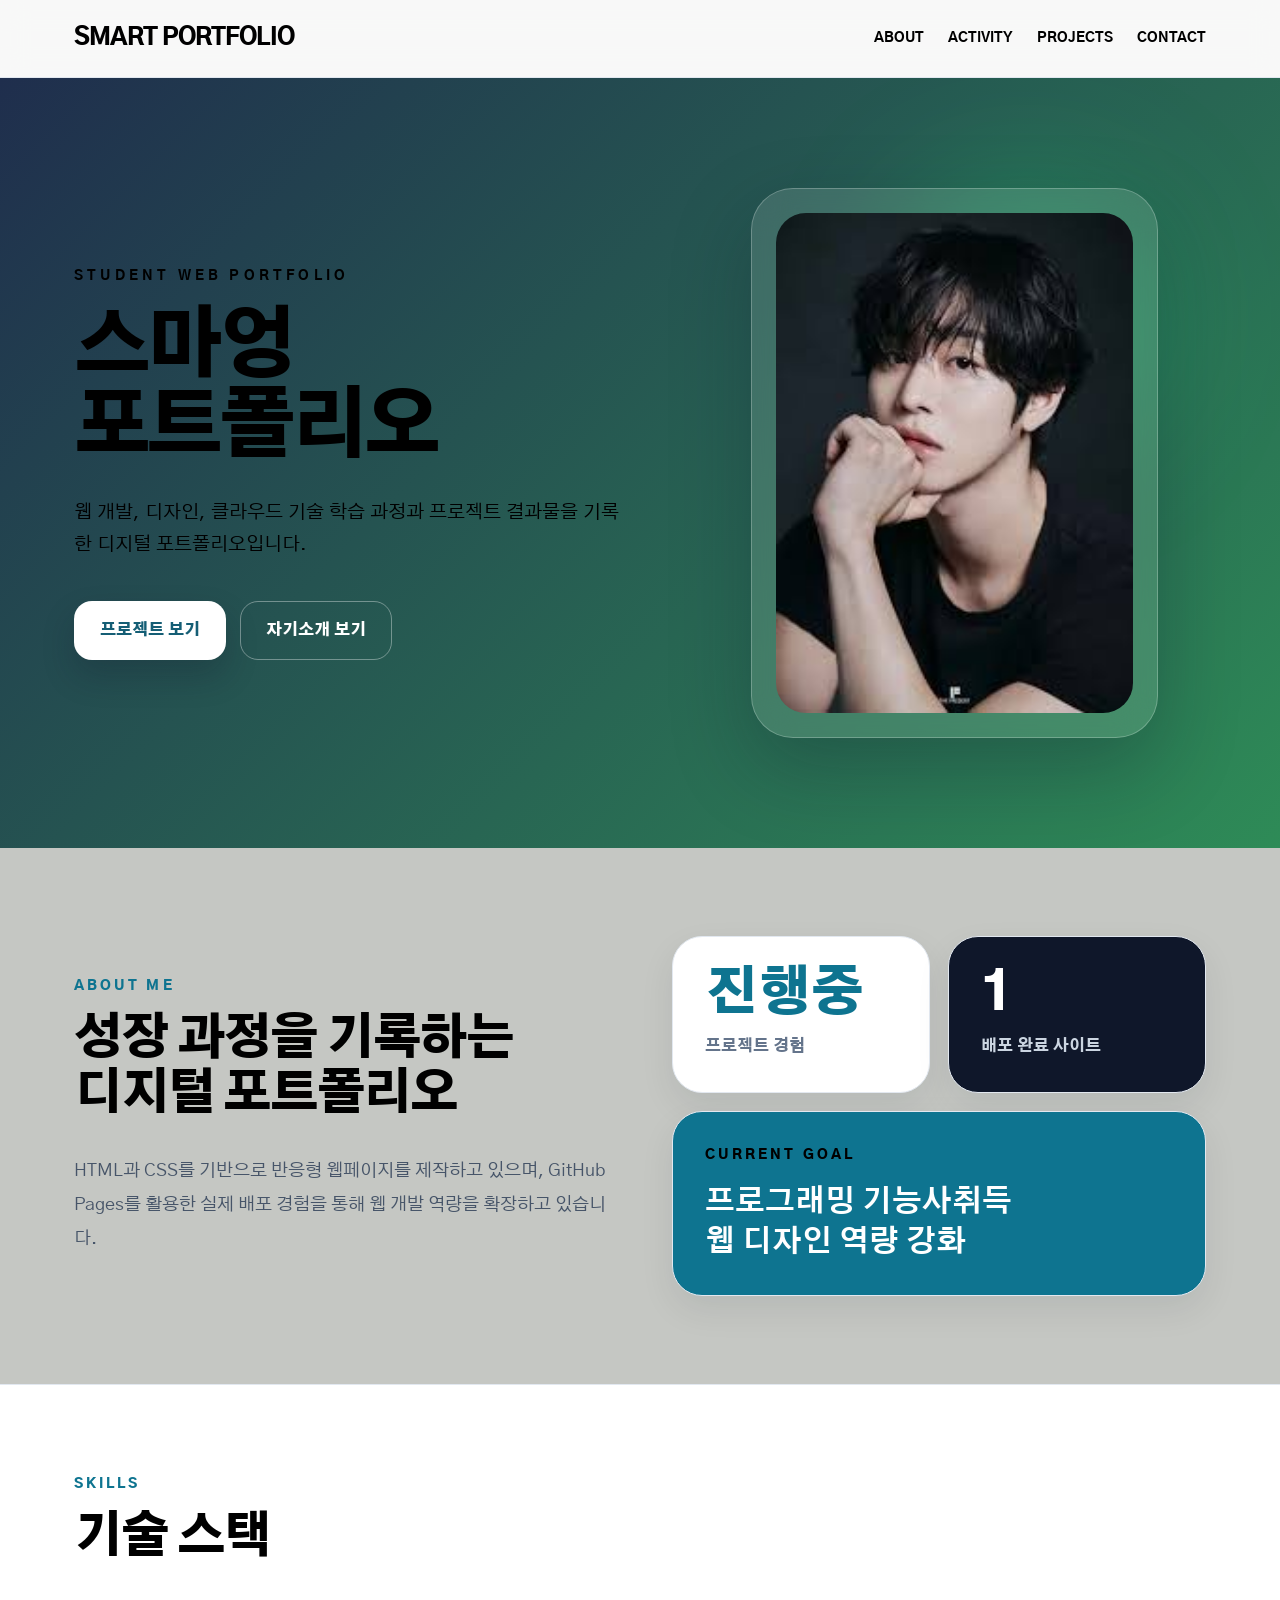
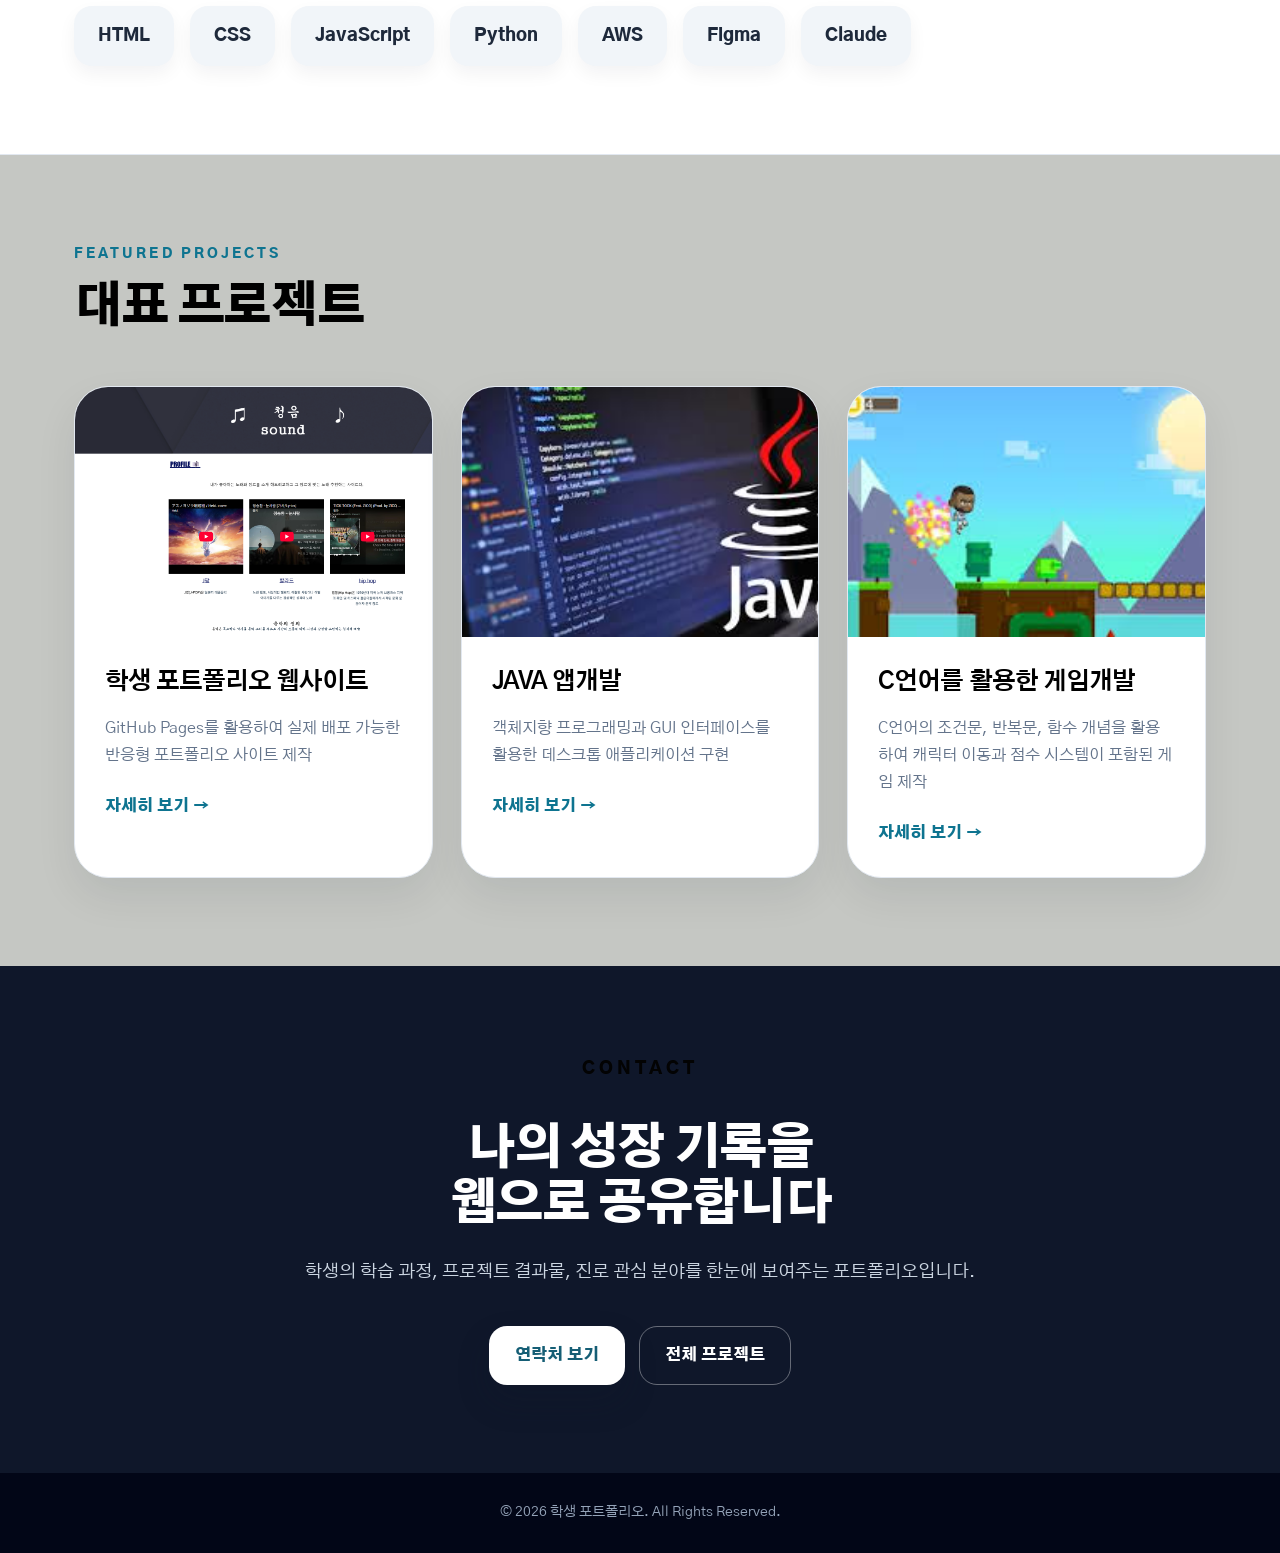
<file: index.html>
<!DOCTYPE html>
<html lang="ko">
<head>
  <meta charset="UTF-8" />
  <meta name="viewport" content="width=device-width, initial-scale=1.0" />
  <title>나만의 포트폴리오</title>
  <link rel="stylesheet" href="css/style.css" />
</head>
<body>
  <header>
  <nav class="nav">
    <a href="index.html" class="logo">SMART PORTFOLIO</a>
    <ul class="menu">
      <li><a href="about.html" class="">ABOUT</a></li>
      <li><a href="activity.html" class="">ACTIVITY</a></li>
      <li><a href="projects.html" class="">PROJECTS</a></li>
      <li><a href="contact.html" class="">CONTACT</a></li>
    </ul>
  </nav>
</header>

  <section class="hero">
    <div class="hero-inner">
      <div>
        <p class="eyebrow">Student Web Portfolio</p>
        <h1>스마엉<br>포트폴리오</h1>
        <p class="hero-desc">
          웹 개발, 디자인, 클라우드 기술 학습 과정과 프로젝트 결과물을 기록한 디지털 포트폴리오입니다.
        </p>
        <div class="button-group">
          <a href="projects.html" class="btn btn-primary">프로젝트 보기</a>
          <a href="about.html" class="btn btn-secondary">자기소개 보기</a>
        </div>
      </div>
      <div class="hero-card">
        <img src="images/01.jpg" alt="프로필 이미지">
      </div>
    </div>
  </section>

  <main>
    <section>
      <div class="about-grid">
        <div>
          <p class="section-kicker">About Me</p>
          <h2 class="section-title">성장 과정을 기록하는<br>디지털 포트폴리오</h2>
          <p class="lead">
            HTML과 CSS를 기반으로 반응형 웹페이지를 제작하고 있으며, GitHub Pages를 활용한 실제 배포 경험을 통해 웹 개발 역량을 확장하고 있습니다.
          </p>
        </div>
        <div class="stat-grid">
          <div class="stat-card">
            <div class="stat-number">진행중</div>
            <p class="stat-label">프로젝트 경험</p>
          </div>
          <div class="stat-card dark">
            <div class="stat-number">1</div>
            <p class="stat-label">배포 완료 사이트</p>
          </div>
          <div class="stat-card accent">
            <p class="section-kicker" style="color:#000000;">Current Goal</p>
            <h3 style="font-size:30px; line-height:1.35;">프로그래밍 기능사취득<br>웹 디자인 역량 강화</h3>
          </div>
        </div>
      </div>
    </section>

    <div class="skills-wrap">
      <div class="skills-inner">
        <p class="section-kicker">Skills</p>
        <h2 class="section-title">기술 스택</h2>
        <div class="skills-list">
          <span class="skill">HTML</span>
          <span class="skill">CSS</span>
          <span class="skill">JavaScript</span>
          <span class="skill">Python</span>
          <span class="skill">AWS</span>
          <span class="skill">Figma</span>
          <span class="skill">Claude</span>
        </div>
      </div>
    </div>

    <section>
      <p class="section-kicker">Featured Projects</p>
      <h2 class="section-title">대표 프로젝트</h2>
      <div class="project-grid">
        <article class="project-card">
          <img src="images/03.png" alt="웹 프로젝트 이미지">
          <div class="project-body">
            <h3>학생 포트폴리오 웹사이트</h3>
            <p>GitHub Pages를 활용하여 실제 배포 가능한 반응형 포트폴리오 사이트 제작</p>
            <a href="projects/project1.html" class="project-link">자세히 보기 →</a>
          </div>
        </article>
        <article class="project-card">
          <img src="images/03.jpg" alt="디자인 프로젝트 이미지">
          <div class="project-body">
            <h3>JAVA 앱개발</h3>
            <p>객체지향 프로그래밍과 GUI 인터페이스를 활용한 데스크톱 애플리케이션 구현</p>
            <a href="projects/project2.html" class="project-link">자세히 보기 →</a>
          </div>
        </article>
        <article class="project-card">
          <img src="images/04.jpg" alt="게임 개발 프로젝트 이미지">
          <div class="project-body">
            <h3>C언어를 활용한 게임개발</h3>
            <p>C언어의 조건문, 반복문, 함수 개념을 활용하여 캐릭터 이동과 점수 시스템이 포함된 게임 제작</p>
            <a href="projects/project3.html" class="project-link">자세히 보기 →</a>
          </div>
        </article>
      </div>
    </section>
  </main>

  <div class="contact">
    <div class="contact-inner">
      <p class="section-kicker" style="color:#030303;">Contact</p>
      <h2 class="section-title">나의 성장 기록을<br>웹으로 공유합니다</h2>
      <p>학생의 학습 과정, 프로젝트 결과물, 진로 관심 분야를 한눈에 보여주는 포트폴리오입니다.</p>
      <div class="button-group" style="justify-content:center;">
        <a href="contact.html" class="btn btn-primary">연락처 보기</a>
        <a href="projects.html" class="btn btn-secondary">전체 프로젝트</a>
      </div>
    </div>
  </div>

  <footer>
  © 2026 학생 포트폴리오. All Rights Reserved.
</footer>
</body>
</html>
</file>
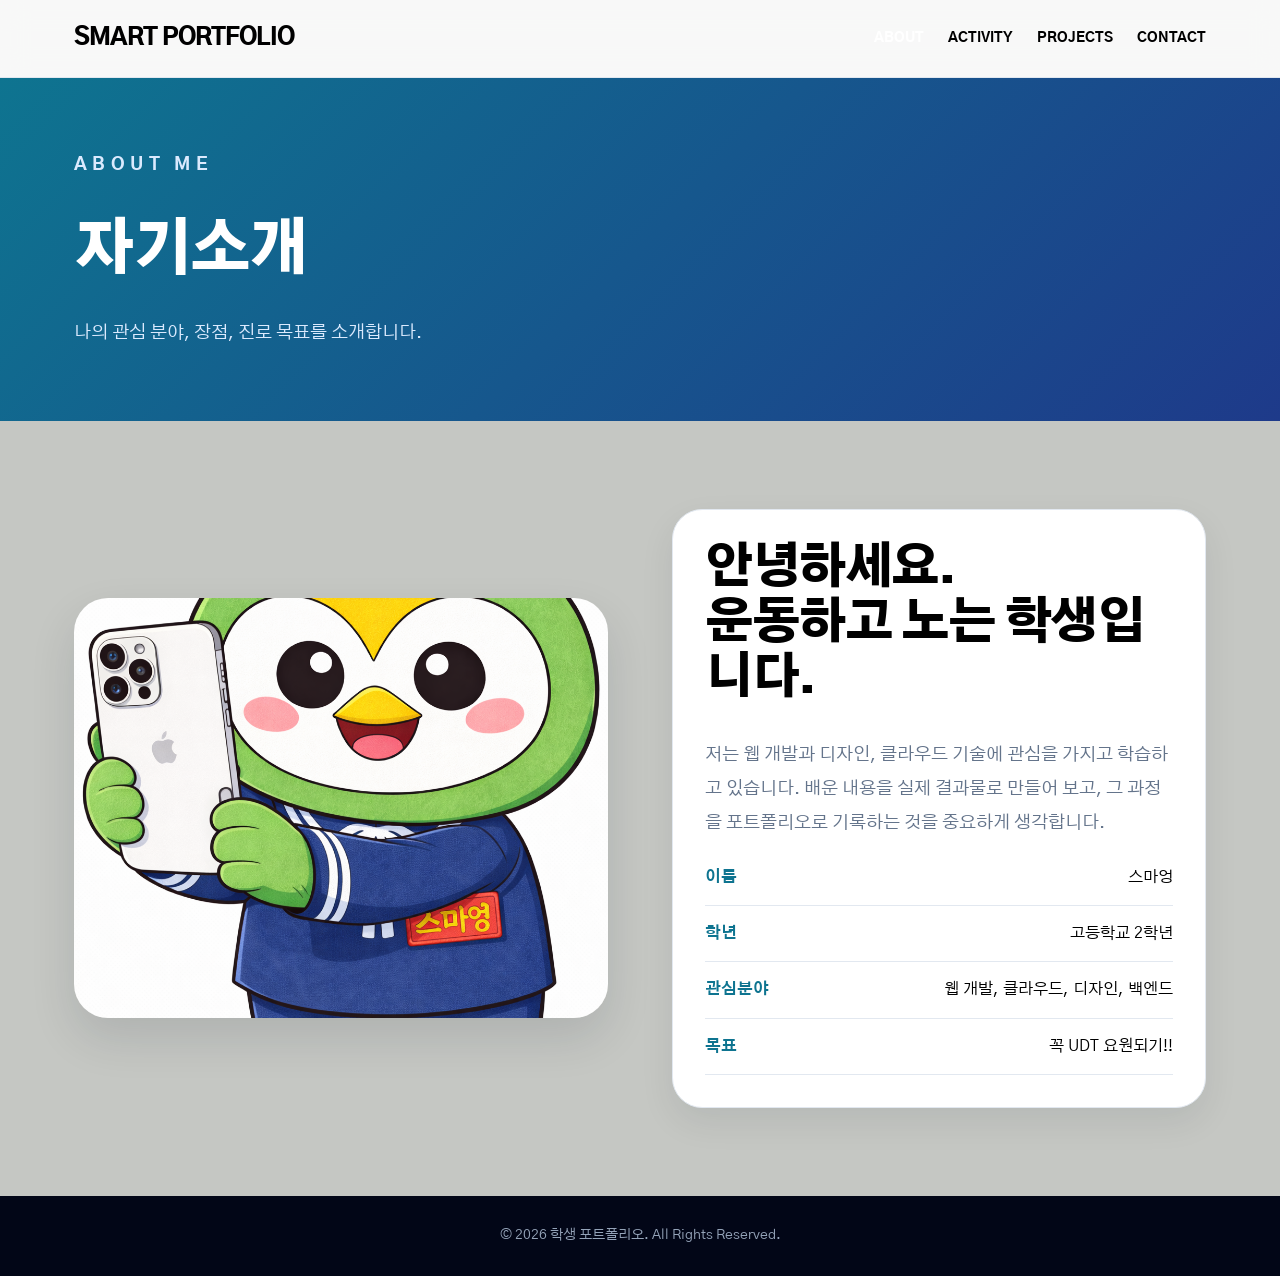
<file: about.html>
<!DOCTYPE html>
<html lang="ko">
<head>
  <meta charset="UTF-8" />
  <meta name="viewport" content="width=device-width, initial-scale=1.0" />
  <title>자기소개 | 학생 포트폴리오</title>
  <link rel="stylesheet" href="css/style.css" />
</head>
<body>
  <header>
  <nav class="nav">
    <a href="index.html" class="logo">SMART PORTFOLIO</a>
    <ul class="menu">
      <li><a href="about.html" class="active">ABOUT</a></li>
      <li><a href="activity.html" class="">ACTIVITY</a></li>
      <li><a href="projects.html" class="">PROJECTS</a></li>
      <li><a href="contact.html" class="">CONTACT</a></li>
    </ul>
  </nav>
</header>
  <div class="page-title">
    <div class="page-title-inner">
      <p class="eyebrow">About Me</p>
      <h1>자기소개</h1>
      <p>나의 관심 분야, 장점, 진로 목표를 소개합니다.</p>
    </div>
  </div>

  <main>
    <section class="two-grid">
      <div class="detail-image">
        <img src="images/촬영하는 스마엉2.png" alt="자기소개 이미지">
      </div>
      <div class="card">
        <h2 class="section-title">안녕하세요.<br>운동하고 노는 학생입니다.</h2>
        <p class="lead">
          저는 웹 개발과 디자인, 클라우드 기술에 관심을 가지고 학습하고 있습니다. 배운 내용을 실제 결과물로 만들어 보고, 그 과정을 포트폴리오로 기록하는 것을 중요하게 생각합니다.
        </p>
        <div class="info-list">
          <div class="info-item"><strong>이름</strong><span>스마엉</span></div>
          <div class="info-item"><strong>학년</strong><span>고등학교 2학년</span></div>
          <div class="info-item"><strong>관심분야</strong><span>웹 개발, 클라우드, 디자인, 백엔드</span></div>
          <div class="info-item"><strong>목표</strong><span>꼭 UDT 요원되기!!</span></div>
        </div>
      </div>
    </section>
  </main>
  <footer>
  © 2026 학생 포트폴리오. All Rights Reserved.
</footer>
</body>
</html>
</file>
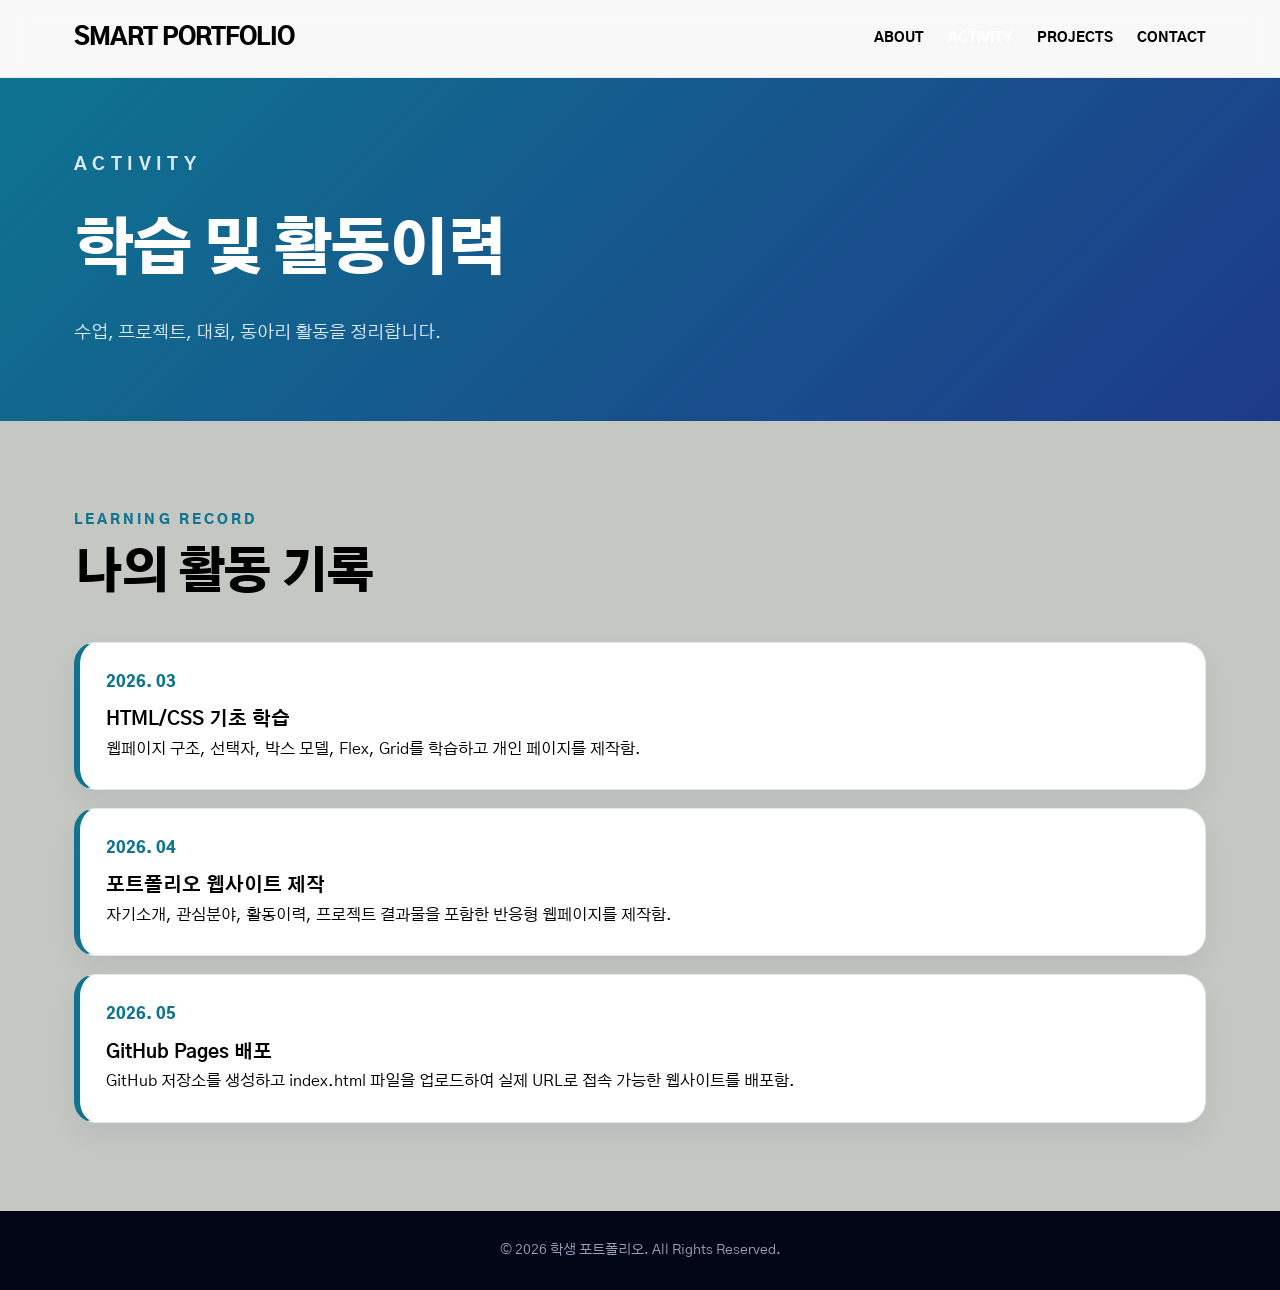
<file: activity.html>
<!DOCTYPE html>
<html lang="ko">
<head>
  <meta charset="UTF-8" />
  <meta name="viewport" content="width=device-width, initial-scale=1.0" />
  <title>활동이력 | 학생 포트폴리오</title>
  <link rel="preconnect" href="https://fonts.googleapis.com">
  <link rel="preconnect" href="https://fonts.gstatic.com" crossorigin>
  <link href="https://fonts.googleapis.com/css2?family=Gothic+A1:wght@400;700;800;900&display=swap" rel="stylesheet">
  <link rel="stylesheet" href="css/style.css" />
</head>
<body>
  <header>
  <nav class="nav">
    <a href="index.html" class="logo">SMART PORTFOLIO</a>
    <ul class="menu">
      <li><a href="about.html" class="">ABOUT</a></li>
      <li><a href="activity.html" class="active">ACTIVITY</a></li>
      <li><a href="projects.html" class="">PROJECTS</a></li>
      <li><a href="contact.html" class="">CONTACT</a></li>
    </ul>
  </nav>
</header>
  <div class="page-title">
    <div class="page-title-inner">
      <p class="eyebrow">Activity</p>
      <h1>학습 및 활동이력</h1>
      <p>수업, 프로젝트, 대회, 동아리 활동을 정리합니다.</p>
    </div>
  </div>
  <main>
    <section>
      <p class="section-kicker">Learning Record</p>
      <h2 class="section-title">나의 활동 기록</h2>
      <div class="timeline">
        <div class="timeline-item">
          <span>2026. 03</span>
          <h3>HTML/CSS 기초 학습</h3>
          <p>웹페이지 구조, 선택자, 박스 모델, Flex, Grid를 학습하고 개인 페이지를 제작함.</p>
        </div>
        <div class="timeline-item">
          <span>2026. 04</span>
          <h3>포트폴리오 웹사이트 제작</h3>
          <p>자기소개, 관심분야, 활동이력, 프로젝트 결과물을 포함한 반응형 웹페이지를 제작함.</p>
        </div>
        <div class="timeline-item">
          <span>2026. 05</span>
          <h3>GitHub Pages 배포</h3>
          <p>GitHub 저장소를 생성하고 index.html 파일을 업로드하여 실제 URL로 접속 가능한 웹사이트를 배포함.</p>
        </div>
      </div>
    </section>
  </main>
  <footer>
  © 2026 학생 포트폴리오. All Rights Reserved.
</footer>
</body>
</html>
</file>
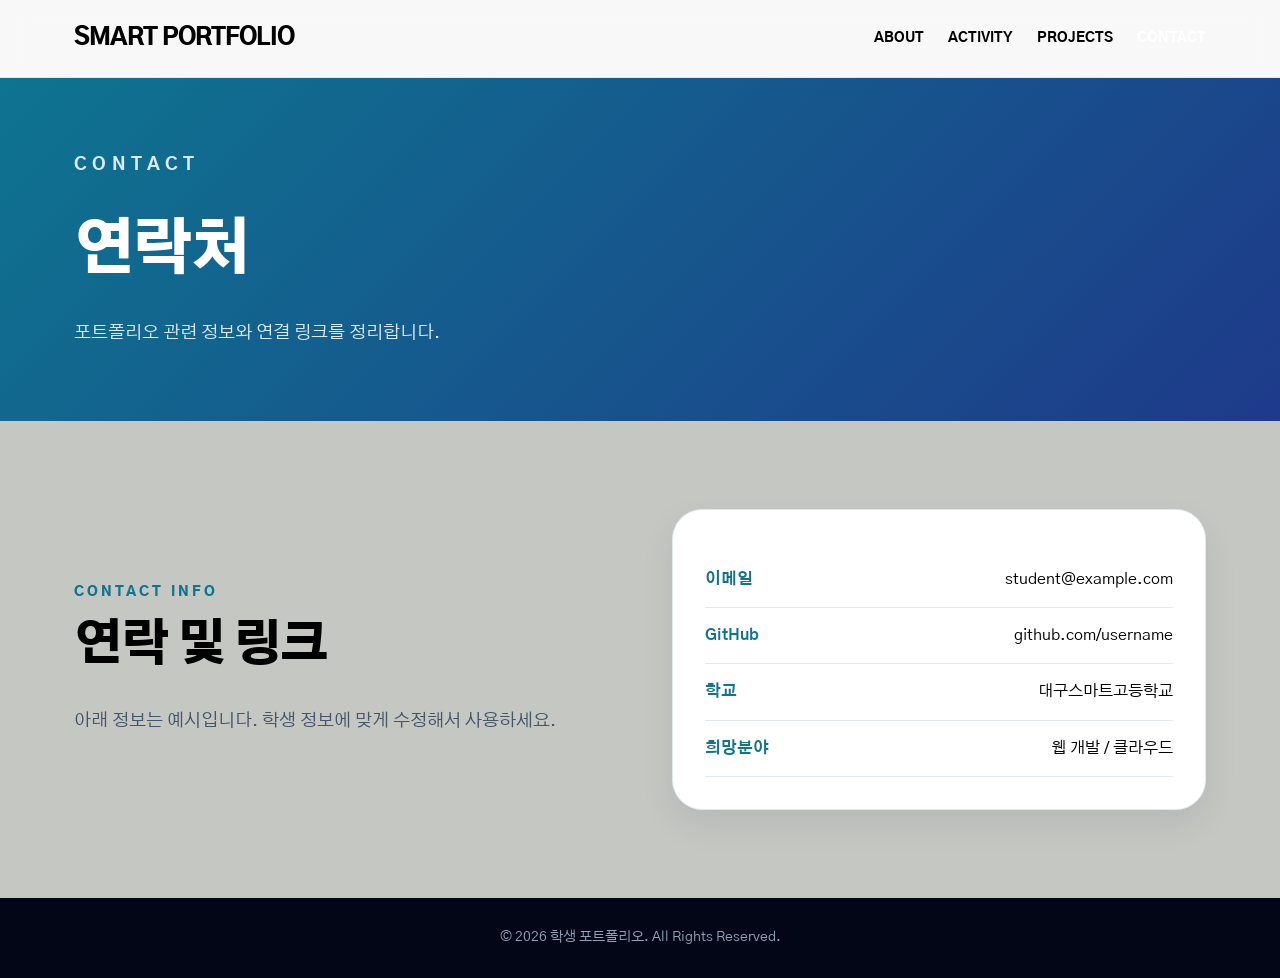
<file: contact.html>
<!DOCTYPE html>
<html lang="ko">
<head>
  <meta charset="UTF-8" />
  <meta name="viewport" content="width=device-width, initial-scale=1.0" />
  <title>연락처 | 학생 포트폴리오</title>
  <link rel="stylesheet" href="css/style.css" />
</head>
<body>
  <header>
  <nav class="nav">
    <a href="index.html" class="logo">SMART PORTFOLIO</a>
    <ul class="menu">
      <li><a href="about.html" class="">ABOUT</a></li>
      <li><a href="activity.html" class="">ACTIVITY</a></li>
      <li><a href="projects.html" class="">PROJECTS</a></li>
      <li><a href="contact.html" class="active">CONTACT</a></li>
    </ul>
  </nav>
</header>
  <div class="page-title">
    <div class="page-title-inner">
      <p class="eyebrow">Contact</p>
      <h1>연락처</h1>
      <p>포트폴리오 관련 정보와 연결 링크를 정리합니다.</p>
    </div>
  </div>

  <main>
    <section class="two-grid">
      <div>
        <p class="section-kicker">Contact Info</p>
        <h2 class="section-title">연락 및 링크</h2>
        <p class="lead">아래 정보는 예시입니다. 학생 정보에 맞게 수정해서 사용하세요.</p>
      </div>
      <div class="card">
        <div class="info-list">
          <div class="info-item"><strong>이메일</strong><span>student@example.com</span></div>
          <div class="info-item"><strong>GitHub</strong><span>github.com/username</span></div>
          <div class="info-item"><strong>학교</strong><span>대구스마트고등학교</span></div>
          <div class="info-item"><strong>희망분야</strong><span>웹 개발 / 클라우드</span></div>
        </div>
      </div>
    </section>
  </main>
  <footer>
  © 2026 학생 포트폴리오. All Rights Reserved.
</footer>
</body>
</html>
</file>
<file: css/style.css>
@import url('https://fonts.googleapis.com/css2?family=Gothic+A1:wght@400;700;800;900&display=swap');

* {
  box-sizing: border-box;
  margin: 0;
  padding: 0;
}

html {
  scroll-behavior: smooth;
}

body {
  font-family: "Gothic A1", sans-serif;
  background: #c5c7c3;
  color: #000000;
  line-height: 1.7;
}

a {
  color: inherit;
  text-decoration: none;
}

img {
  display: block;
  width: 100%;
}

header {
  position: sticky;
  top: 0;
  z-index: 50;
  background: rgba(255, 255, 255, 0.88);
  backdrop-filter: blur(14px);
  border-bottom: 1px solid #e2e8f0;
}

.nav {
  max-width: 1180px;
  margin: 0 auto;
  padding: 18px 24px;
  display: flex;
  justify-content: space-between;
  align-items: center;
  gap: 24px;
}

.logo {
  font-size: 24px;
  font-weight: 900;
  color: #000000;
  letter-spacing: -0.04em;
}

.menu {
  display: flex;
  gap: 24px;
  list-style: none;
  font-size: 14px;
  font-weight: 800;
}

.menu a:hover,
.menu a.active {
  color: #ffffff;
}

.hero {
  position: relative;
  overflow: hidden;
  background: linear-gradient(135deg, #1F2E4D, #2E8B57);
  color: rgb(0, 0, 0);
}

.hero::before {
  content: "";
  position: absolute;
  width: 250px;
  height: 250px;
  border-radius: 999px;
  background: rgba(29, 255, 131, 0.28);
  filter: blur(70px);
  right: 10%;
  top: 15%;
}

.hero-inner {
  position: relative;
  max-width: 1180px;
  margin: 0 auto;
  padding: 110px 24px;
  display: grid;
  grid-template-columns: 1.05fr 0.95fr;
  gap: 72px;
  align-items: center;
}

.eyebrow {
  color: #000000;
  text-transform: uppercase;
  letter-spacing: 0.3em;
  font-size: 14px;
  font-weight: 800;
  margin-bottom: 20px;
}

.hero h1 {
  font-size: clamp(44px, 7vw, 76px);
  line-height: 1.05;
  font-weight: 900;
  letter-spacing: -0.06em;
  margin-bottom: 28px;
}

.hero-desc {
  max-width: 560px;
  color: #000000;
  font-size: 19px;
  margin-bottom: 40px;
}

.button-group {
  display: flex;
  flex-wrap: wrap;
  gap: 14px;
}

.btn {
  display: inline-flex;
  align-items: center;
  justify-content: center;
  padding: 15px 25px;
  border-radius: 18px;
  font-weight: 900;
  transition: 0.25s ease;
  border: 1px solid transparent;
}

.btn-primary {
  background: white;
  color: #155e75;
  box-shadow: 0 16px 32px rgba(15, 23, 42, 0.24);
}

.btn-dark {
  background: #0f172a;
  color: white;
}

.btn-secondary {
  border-color: rgba(255, 255, 255, 0.36);
  color: white;
}

.btn-outline {
  border-color: #cbd5e1;
  color: #334155;
  background: white;
}

.btn:hover {
  transform: translateY(-3px);
}

.hero-card {
  position: relative;
  max-width: 430px;
  margin: 0 auto;
  padding: 24px;
  border-radius: 42px;
  background: rgba(255, 255, 255, 0.12);
  border: 1px solid rgba(255, 255, 255, 0.24);
  backdrop-filter: blur(20px);
  box-shadow: 0 30px 80px rgba(15, 23, 42, 0.28);
}

.hero-card img {
  height: 500px;
  object-fit: cover;
  border-radius: 30px;
}

.page-title {
  background: linear-gradient(135deg, #0e7490, #1e3a8a);
  color: white;
}

.page-title-inner {
  max-width: 1180px;
  margin: 0 auto;
  padding: 72px 24px;
}

.page-title h1 {
  font-size: clamp(38px, 5vw, 60px);
  font-weight: 900;
  letter-spacing: -0.05em;
  margin-bottom: 16px;
}

.page-title p {
  color: #dbeafe;
  font-size: 18px;
}

main section,
.section {
  max-width: 1180px;
  margin: 0 auto;
  padding: 88px 24px;
}

.section-kicker {
  color: #0e7490;
  text-transform: uppercase;
  letter-spacing: 0.22em;
  font-size: 14px;
  font-weight: 900;
  margin-bottom: 14px;
}

.section-title {
  font-size: clamp(32px, 4vw, 48px);
  font-weight: 900;
  line-height: 1.15;
  letter-spacing: -0.05em;
  margin-bottom: 30px;
}

.lead {
  color: #475569;
  font-size: 18px;
  line-height: 1.9;
}

.about-grid,
.two-grid {
  display: grid;
  grid-template-columns: 1fr 1fr;
  gap: 64px;
  align-items: center;
}

.card {
  background: white;
  border: 1px solid #e2e8f0;
  border-radius: 30px;
  padding: 32px;
  box-shadow: 0 14px 34px rgba(15, 23, 42, 0.08);
}

.stat-grid {
  display: grid;
  grid-template-columns: 1fr 1fr;
  gap: 18px;
}

.stat-card {
  padding: 32px;
  border-radius: 30px;
  background: white;
  border: 1px solid #e2e8f0;
  box-shadow: 0 14px 34px rgba(15, 23, 42, 0.08);
}

.stat-card.dark {
  background: #0f172a;
  color: white;
}

.stat-card.accent {
  grid-column: 1 / -1;
  background: #0e7490;
  color: white;
}

.stat-number {
  font-size: 52px;
  line-height: 1;
  font-weight: 900;
  color: #0e7490;
  margin-bottom: 12px;
}

.stat-card.dark .stat-number,
.stat-card.accent .stat-number {
  color: white;
}

.stat-label {
  color: #64748b;
  font-weight: 800;
}

.stat-card.dark .stat-label,
.stat-card.accent .stat-label {
  color: #cbd5e1;
}

.skills-wrap {
  max-width: none;
  background: white;
  border-top: 1px solid #e2e8f0;
  border-bottom: 1px solid #e2e8f0;
}

.skills-inner {
  max-width: 1180px;
  margin: 0 auto;
  padding: 88px 24px;
}

.skills-list {
  display: flex;
  flex-wrap: wrap;
  gap: 16px;
  margin-top: 40px;
}

.skill {
  padding: 15px 24px;
  border-radius: 18px;
  background: #f1f5f9;
  color: #1e293b;
  font-size: 18px;
  font-weight: 900;
  box-shadow: 0 8px 18px rgba(15, 23, 42, 0.05);
  transition: 0.25s ease;
}

.skill:hover {
  background: #0e7490;
  color: white;
  transform: translateY(-3px);
}

.project-grid,
.activity-grid {
  display: grid;
  grid-template-columns: repeat(3, 1fr);
  gap: 28px;
  margin-top: 50px;
}

.project-card {
  overflow: hidden;
  border-radius: 34px;
  background: white;
  border: 1px solid #e2e8f0;
  box-shadow: 0 18px 40px rgba(15, 23, 42, 0.08);
  transition: 0.3s ease;
}

.project-card:hover {
  transform: translateY(-8px);
  box-shadow: 0 28px 60px rgba(15, 23, 42, 0.14);
}

.project-card img {
  height: 250px;
  object-fit: cover;
}

.project-body {
  padding: 30px;
}

.project-body h3,
.card h3 {
  font-size: 24px;
  line-height: 1.3;
  letter-spacing: -0.04em;
  margin-bottom: 16px;
}

.project-body p,
.card p {
  color: #64748b;
  margin-bottom: 24px;
}

.project-link {
  color: #0e7490;
  font-weight: 900;
}

.info-list {
  display: grid;
  gap: 14px;
  margin-top: 24px;
}

.info-item {
  display: flex;
  justify-content: space-between;
  gap: 16px;
  padding-bottom: 14px;
  border-bottom: 1px solid #e2e8f0;
}

.info-item strong {
  color: #0e7490;
  min-width: 110px;
}

.timeline {
  display: grid;
  gap: 18px;
  margin-top: 40px;
}

.timeline-item {
  background: white;
  border-left: 6px solid #0e7490;
  border-radius: 22px;
  padding: 26px;
  border-top: 1px solid #e2e8f0;
  border-right: 1px solid #e2e8f0;
  border-bottom: 1px solid #e2e8f0;
  box-shadow: 0 12px 28px rgba(15, 23, 42, 0.06);
}

.timeline-item span {
  display: inline-block;
  color: #0e7490;
  font-weight: 900;
  margin-bottom: 8px;
}

.detail-image {
  border-radius: 34px;
  overflow: hidden;
  box-shadow: 0 20px 46px rgba(15, 23, 42, 0.12);
}

.detail-image img {
  height: 420px;
  object-fit: cover;
}

.badge-list {
  display: flex;
  flex-wrap: wrap;
  gap: 10px;
  margin: 22px 0;
}

.badge {
  background: #e0f2fe;
  color: #075985;
  border-radius: 999px;
  padding: 8px 14px;
  font-weight: 900;
  font-size: 14px;
}

.contact {
  max-width: none;
  background: #0f172a;
  color: white;
}

.contact-inner {
  max-width: 1180px;
  margin: 0 auto;
  padding: 88px 24px;
  text-align: center;
}

.contact .section-title {
  margin-bottom: 24px;
}

.contact p {
  color: #cbd5e1;
  max-width: 680px;
  margin: 0 auto 38px;
  font-size: 18px;
}

footer {
  background: #020617;
  color: #94a3b8;
  text-align: center;
  padding: 28px 16px;
  font-size: 14px;
}

@media (max-width: 900px) {
  .hero-inner,
  .about-grid,
  .two-grid,
  .project-grid,
  .activity-grid {
    grid-template-columns: 1fr;
  }

  .hero-inner {
    padding: 80px 24px;
  }

  .hero-card img {
    height: 420px;
  }

  .menu {
    gap: 14px;
    flex-wrap: wrap;
    justify-content: flex-end;
  }
}

@media (max-width: 560px) {
  .nav {
    align-items: flex-start;
    flex-direction: column;
  }

  .menu {
    justify-content: flex-start;
  }

  .hero-inner,
  main section,
  .section,
  .skills-inner,
  .contact-inner,
  .page-title-inner {
    padding-left: 18px;
    padding-right: 18px;
  }

  .hero-card img,
  .detail-image img {
    height: 340px;
  }

  .stat-grid {
    grid-template-columns: 1fr;
  }

  .stat-card.accent {
    grid-column: auto;
  }

  .info-item {
    flex-direction: column;
    gap: 4px;
  }
}
</file>
